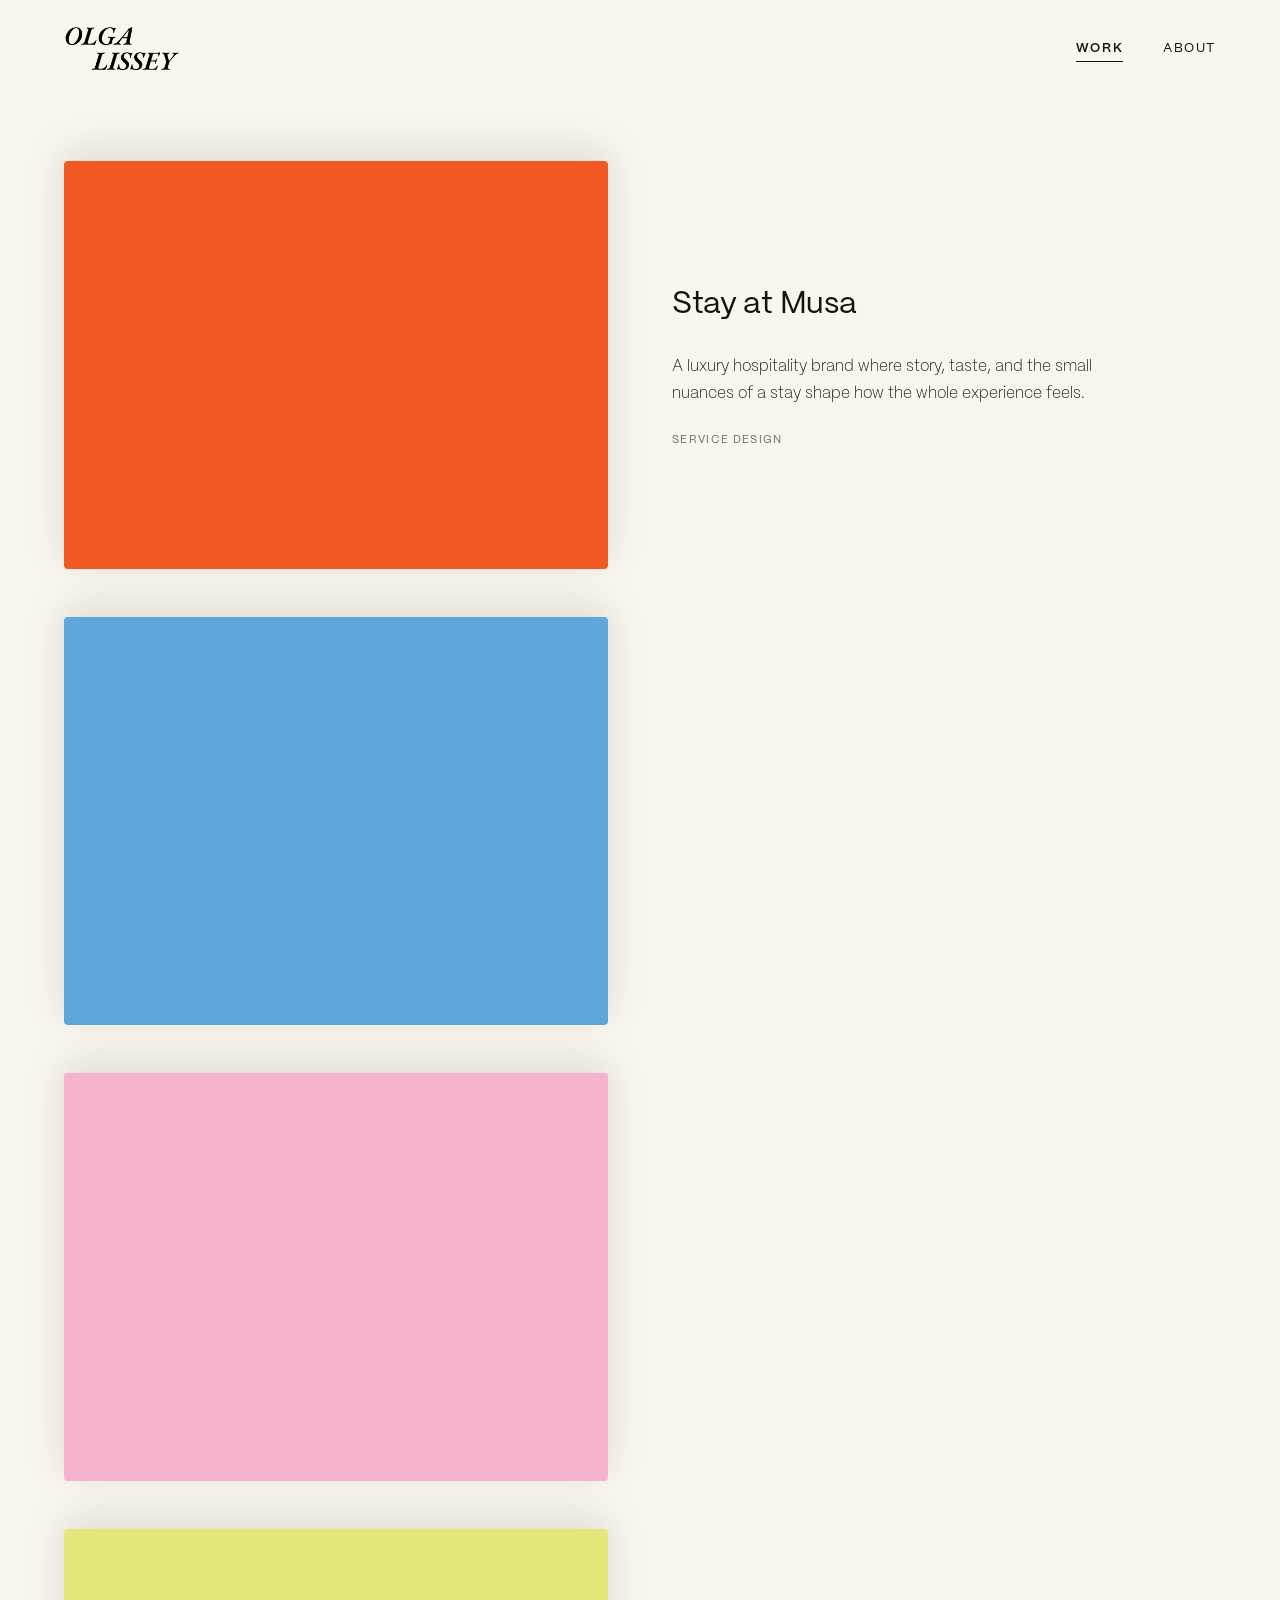
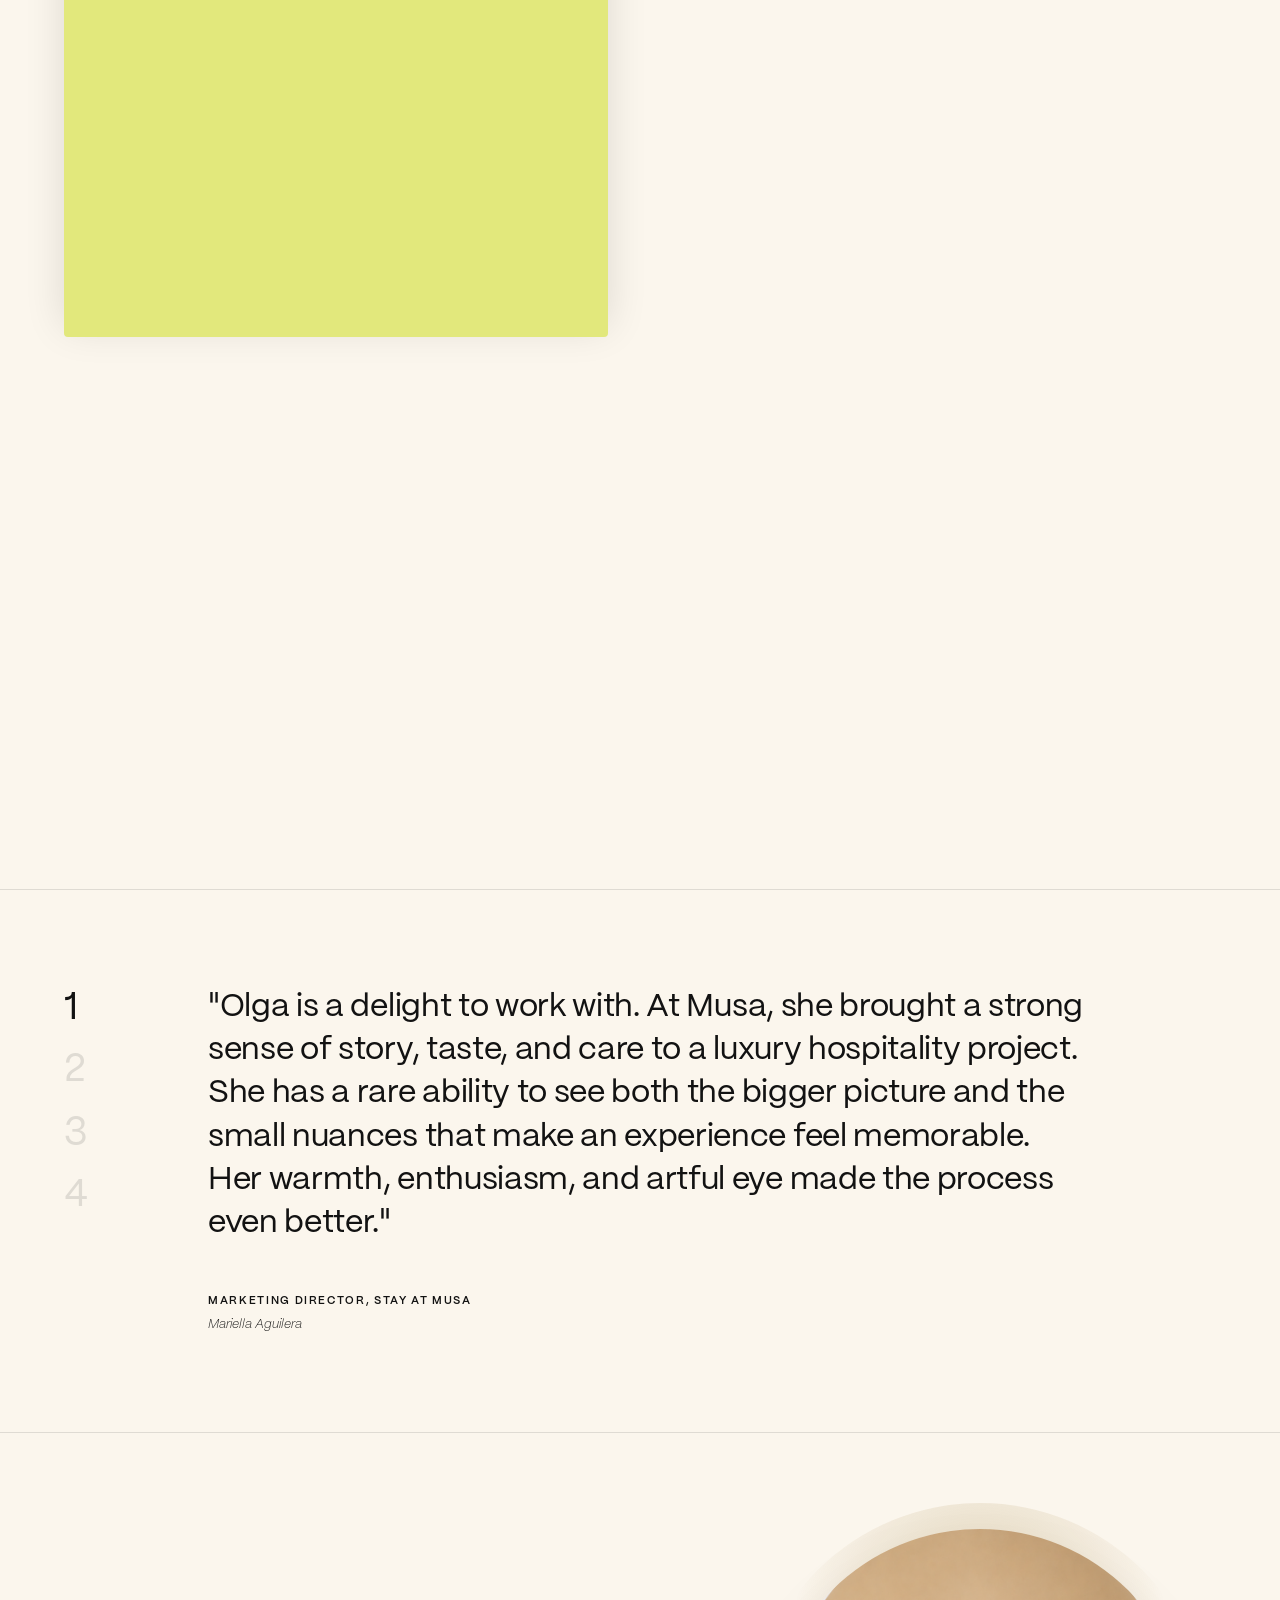
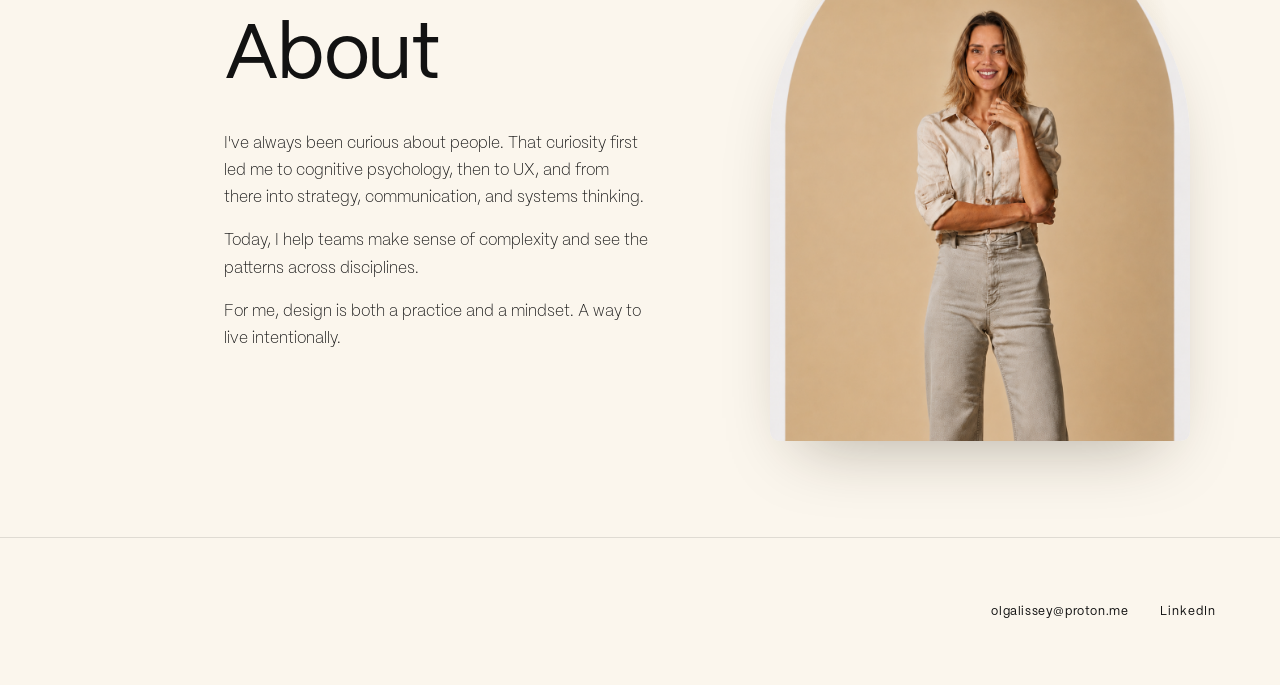
<file: index.html>
<!DOCTYPE html>
<html lang="en">
<head>
  <meta charset="UTF-8" />
  <meta name="viewport" content="width=device-width, initial-scale=1.0" />
  <title>Olga Lissey</title>
  <link rel="preconnect" href="https://fonts.googleapis.com" />
  <link rel="preconnect" href="https://fonts.gstatic.com" crossorigin />
  <link href="https://fonts.googleapis.com/css2?family=DM+Serif+Display:ital@0;1&family=EB+Garamond:wght@400;700&display=swap" rel="stylesheet" />
  <link rel="stylesheet" href="shared.css" />
  <style>
    /* ── HERO ── */
    .hero { height: var(--space-8); }

    /* ── WORK SECTION ── */
    .work {
      /* Stagger between parked cards, and how many there are — the side
         panel uses both so it centres on the middle of the stack. */
      --card-step: 12px;
      --card-count: 4;
      --stack-top: calc(var(--nav-h, 97px) + var(--space-3));
      padding: 0 var(--page-x) var(--section-y);
      display: grid;
      grid-template-columns: 1fr 1fr;
      column-gap: var(--space-8);
      row-gap: 0;
      align-items: start;
    }



    /* ── LEFT: stacking project cards ──
       Each card sticks below the nav; JS eases its arrival so the stack
       settles instead of snapping (soft-close). */
    .work-stack {
      display: flex;
      flex-direction: column;
      gap: var(--space-6);
    }
    /* Without this the final card sits flush with the stack's bottom edge and
       sticky has no room to hold it, so it alone never parks. The spacer is
       one card tall, giving every card the same dwell before it's covered. */
    .work-stack::after {
      content: '';
      display: block;
      width: 100%;
      aspect-ratio: 4 / 3;
      flex: none;
      pointer-events: none;
    }

    .project-card {
      position: sticky;
      /* --nav-h is measured in JS so cards never rest under the nav. */
      top: calc(var(--stack-top) + var(--i) * var(--card-step));
      aspect-ratio: 4 / 3;
      border-radius: 4px;
      overflow: hidden;
      background: var(--card-color);
      cursor: pointer;
      box-shadow: 0 -10px 40px rgba(0,0,0,0.12);
      will-change: transform;
    }

    .project-image { position: absolute; inset: 0; overflow: hidden; }
    .project-image img {
      width: 100%;
      height: 100%;
      object-fit: cover;
      display: block;
      transition: transform 0.7s ease;
    }
    .project-card:hover .project-image img { transform: scale(1.04); }

    /* Covers the whole card so the entire tile is the click target,
       while keeping the card itself a non-interactive <article>. */
    .project-link {
      position: absolute;
      inset: 0;
      z-index: 3;
    }

    /* "/ View" label on hover */
    .project-view {
      position: absolute;
      inset: 0;
      z-index: 2;
      display: flex;
      align-items: center;
      justify-content: center;
      font-size: 15px;
      letter-spacing: 0.04em;
      color: #fff;
      opacity: 0;
      transition: opacity 0.35s ease;
      pointer-events: none;
    }
    .project-card:hover .project-view { opacity: 1; }

    /* ── RIGHT: sticky panel that tracks the active project ── */
    .work-side {
      position: sticky;
      /* Same box as a card, offset to the middle of the stagger so the copy
         sits centred on the artwork for every project, first to last. */
      top: calc(var(--stack-top) + (var(--card-count) - 1) * var(--card-step) / 2);
      aspect-ratio: 4 / 3;
      display: flex;
      align-items: center;
    }
    .work-side-inner { position: relative; width: 100%; }

    .project-info {
      position: absolute;
      left: 0;
      top: 50%;
      width: 100%;
      transform: translateY(-50%);
      opacity: 0;
      visibility: hidden;
      transition: opacity 0.45s ease;
    }
    .project-info.active { opacity: 1; visibility: visible; }

    .project-title-row {
      display: flex;
      align-items: baseline;
      gap: var(--space-2);
      margin-bottom: var(--space-3);
    }
    .project-client {
      font-family: var(--serif);
      font-size: clamp(22px, 2.4vw, 32px);
      font-weight: 400;
      letter-spacing: -0.01em;
      color: var(--ink);
    }
    .project-services {
      font-size: 11px;
      font-weight: 400;
      letter-spacing: 0.12em;
      text-transform: uppercase;
      color: var(--mid);
      margin-top: var(--space-3);
    }
    .project-desc {
      font-size: 16px;
      font-weight: 300;
      line-height: 1.7;
      color: var(--body);
      max-width: 42ch;
    }

    /* ── TESTIMONIALS ── */
    .testimonials {
      padding: var(--section-y) var(--page-x);
      display: grid;
      grid-template-columns: 80px 1fr;
      gap: var(--space-8);
      border-top: 1px solid var(--border);
    }

    .testimonial-numbers {
      display: flex;
      flex-direction: column;
      gap: var(--space-3);
      padding-top: 4px;
    }

    .t-num {
      font-family: var(--serif);
      font-size: clamp(28px, 3vw, 40px);
      line-height: 1;
      color: var(--border);
      cursor: pointer;
      transition: color 0.25s;
      user-select: none;
    }
    .t-num.active { color: var(--ink); }
    .t-num:hover { color: var(--mid); }

    .testimonial-content { min-height: 280px; }

    .testimonial-slide {
      display: none;
      animation: fadeIn 0.4s ease;
    }
    .testimonial-slide.active { display: block; }

    @keyframes fadeIn {
      from { opacity: 0; transform: translateY(8px); }
      to   { opacity: 1; transform: translateY(0); }
    }

    /* Slides enter from the direction of travel so a swipe reads correctly. */
    .testimonial-slide.from-right { animation: tFromRight 0.35s ease; }
    .testimonial-slide.from-left  { animation: tFromLeft  0.35s ease; }
    @keyframes tFromRight {
      from { opacity: 0; transform: translateX(28px); }
      to   { opacity: 1; transform: translateX(0); }
    }
    @keyframes tFromLeft {
      from { opacity: 0; transform: translateX(-28px); }
      to   { opacity: 1; transform: translateX(0); }
    }

    .testimonial-quote {
      font-family: var(--serif);
      font-size: clamp(14px, 3vw, 32px);
      font-weight: 400;
      line-height: 1.35;
      color: var(--ink);
      letter-spacing: -0.01em;
      margin-bottom: var(--space-6);
      max-width: 44ch;
    }

    .testimonial-role {
      font-size: 11px;
      font-weight: 600;
      letter-spacing: 0.15em;
      text-transform: uppercase;
      color: var(--ink);
      margin-bottom: 4px;
    }
    .testimonial-name {
      font-size: 13px;
      font-weight: 300;
      color: var(--ink);
      font-style: italic;
    }

    /* ── ABOUT ── */
    .about {
      padding: var(--section-y) var(--page-x) var(--section-y) calc(var(--page-x) + 160px);
      display: grid;
      grid-template-columns: 1fr 1fr;
      gap: var(--space-6);
      align-items: center;
      border-top: 1px solid var(--border);
    }

    .about-text { padding-right: var(--space-6); }

    .about-heading {
      font-family: var(--serif);
      font-size: clamp(48px, 6vw, 80px);
      font-weight: 400;
      line-height: 1.05;
      letter-spacing: -0.02em;
      color: var(--ink);
      margin-bottom: var(--space-4);
    }

    .about-bio {
      font-size: 16px;
      font-weight: 300;
      line-height: 1.7;
      color: var(--body);
      max-width: 44ch;
    }
    .about-bio + .about-bio { margin-top: var(--space-2); }


    /* Portrait animation */
    @keyframes portrait-in    { from { transform: translateY(26px) scale(.98); opacity: 0; } to { transform: translateY(0) scale(1); opacity: 1; } }
    @keyframes portrait-float { 0%,100% { transform: translateY(0); } 50% { transform: translateY(-14px); } }

    .about-photo-wrap {
      display: flex;
      justify-content: center;
    }

    .portrait-wrap {
      width: min(420px, 90%);
      animation: portrait-in 1s cubic-bezier(.2,.7,.2,1) .1s both;
    }
    .portrait-float {
      position: relative;
      animation: portrait-float 7s ease-in-out infinite;
    }
    .portrait-glow {
      position: absolute;
      inset: -26px -20px -10px;
      border-radius: 240px 240px 16px 16px;
      background: radial-gradient(60% 70% at 50% 35%, rgba(160,122,50,.4) 0%, rgba(0,0,0,0) 72%);
    }
    .portrait-frame {
      position: relative;
      width: 100%;
      aspect-ratio: .82;
      border-radius: 230px 230px 10px 10px;
      overflow: hidden;
      box-shadow: 0 30px 70px -30px rgba(40,30,10,.35);
    }
    .portrait-frame img { width: 100%; height: 100%; object-fit: cover; object-position: center center; display: block; transform: scale(1.08); }

    /* ── FOOTER ── */
    /* ── RESPONSIVE ── */
    @media (max-width: 768px) {
      .hero { height: var(--space-4); }

      /* Single column, no stacking: each project's copy sits directly
         under its own card (JS moves the panels inline). */
      .work {
        grid-template-columns: 1fr;
        gap: 0;
      }
      .work-side { display: none; }
      .work-stack::after { display: none; }
      /* Flex gap would apply between a card and its own copy as well as
         between projects, so spacing is set per relationship instead. */
      .work-stack { gap: 0; }

      .project-card { position: static; }
      .project-view { display: none; }

      .project-info {
        position: static;
        transform: none;
        opacity: 1;
        visibility: visible;
        margin-top: var(--space-2);      /* card → title */
      }
      .project-title-row { margin-bottom: var(--space-1); }   /* title → body */
      .project-services  { margin-top: var(--space-2); }      /* body → tag  */
      .project-desc { font-size: 15px; }

      /* Only gap that separates one project from the next. */
      .project-info + .project-card { margin-top: calc(var(--space-6) + var(--space-3)); }

      /* Numbers become a progress indicator under the quote. */
      .testimonials {
        grid-template-columns: 1fr;
        gap: var(--space-5);
        /* Fill the screen below the sticky nav. svh is the viewport with
           browser chrome shown — 100vh measures behind it and would clip
           under the address bar. Subtracting the nav keeps the quote
           optically centred in the area the reader can actually see. */
        min-height: calc(100vh - var(--nav-h, 83px));
        min-height: calc(100svh - var(--nav-h, 83px));
        align-content: center;
      }
      .testimonial-numbers {
        order: 2;
        flex-direction: row;
        gap: var(--space-2);
        align-items: center;
        padding-top: 0;
      }
      .t-num {
        /* font-size:0 hides the digit visually but keeps it as the
           accessible name for the tab, unlike display:none. */
        font-size: 0;
        width: 8px;
        height: 8px;
        flex: none;
        border-radius: 999px;
        background: var(--border);
        transition: width 0.35s ease, background-color 0.35s ease;
      }
      .t-num.active {
        width: 28px;
        background: var(--ink);
      }
      /* The dot is 8px, far under the ~44px minimum tap target, so the
         hit area is widened invisibly instead of enlarging the dot. */
      .t-num { position: relative; }
      .t-num::after {
        content: '';
        position: absolute;
        inset: -18px -8px;
      }
      .testimonial-content { min-height: 0; }
      .testimonial-quote {
        font-size: calc(clamp(14px, 3vw, 32px) + 2px);
        line-height: 1.55;
      }

      .about {
        grid-template-columns: 1fr;
        gap: calc(var(--space-6) + 20px);
        padding-left: var(--page-x);
      }

      .about-text { padding-right: 0; }
      .about-photo { max-width: 320px; }
    }
  </style>
</head>
<body>

  <svg xmlns="http://www.w3.org/2000/svg" style="display:none;">
    <filter id="grainy-noise">
      <feTurbulence type="fractalNoise" baseFrequency="0.65" numOctaves="3" stitchTiles="stitch" result="noise" />
      <feBlend mode="color-burn" in="SourceGraphic" in2="noise" />
    </filter>
  </svg>


  <!-- NAV -->
  <nav id="nav">
    <a href="#" class="nav-logo"><img src="Logo.png" alt="Olga Lissey" style="display: block;" /></a>
    <ul class="nav-links">
      <li><a href="#work" data-label="Work">Work</a></li>
      <li><a href="#about" data-label="About">About</a></li>
    </ul>
  </nav>

  <!-- HERO -->
  <section class="hero"></section>

  <!-- SELECTED WORK -->
  <section class="work" id="work">

    <div class="work-stack" id="workStack">

      <article class="project-card" data-index="0" style="--i: 0; --card-color: #f15823;">
        <a class="project-link" href="musa.html" aria-label="Stay at Musa"></a>
        <span class="project-view">/ View</span>
      </article>

      <article class="project-card" data-index="1" style="--i: 1; --card-color: #5ea7dc;">
        <a class="project-link" href="teck.html" aria-label="Breaking the Firefighting Cycle"></a>
        <span class="project-view">/ View</span>
      </article>

      <article class="project-card" data-index="2" style="--i: 2; --card-color: #f6b3d0;">
        <span class="project-view">/ View</span>
      </article>

      <article class="project-card" data-index="3" style="--i: 3; --card-color: #e2e87c;">
        <span class="project-view">/ View</span>
      </article>
    </div>

    <aside class="work-side">
      <div class="work-side-inner" id="workSide">

        <div class="project-info active" data-index="0">
          <div class="project-title-row">
            <span class="project-client">Stay at Musa</span>
          </div>
          <p class="project-desc">A luxury hospitality brand where story, taste, and the small
            nuances of a stay shape how the whole experience feels.</p>
          <p class="project-services">Service Design</p>
        </div>

        <div class="project-info" data-index="1">
          <div class="project-title-row">
            <span class="project-client">Breaking the firefighting cycle</span>
          </div>
          <p class="project-desc">Rethinking how AI supports decision-making in mine planning and operations.</p>
          <p class="project-services">Research, Service Design</p>
        </div>

        <div class="project-info" data-index="2">
          <div class="project-title-row">
            <span class="project-client">Tangerine Bank</span>
          </div>
          <p class="project-desc">Everyday banking flows designed to stay calm and legible at the
            moments people are least patient.</p>
          <p class="project-services">UX Design</p>
        </div>

        <div class="project-info" data-index="3">
          <div class="project-title-row">
            <span class="project-client">Denim Dudes</span>
          </div>
          <p class="project-desc">A brand identity built around craft and material, made to work
            as well on a garment tag as it does on screen.</p>
          <p class="project-services">Brand Identity</p>
        </div>

      </div>
    </aside>
  </section>

  <!-- TESTIMONIALS -->
  <section class="testimonials">
    <div class="testimonial-numbers" role="tablist" aria-label="Testimonials">
      <div class="t-num active" data-index="0" role="tab" tabindex="0">1</div>
      <div class="t-num" data-index="1" role="tab" tabindex="0">2</div>
      <div class="t-num" data-index="2" role="tab" tabindex="0">3</div>
      <div class="t-num" data-index="3" role="tab" tabindex="0">4</div>
    </div>

    <div class="testimonial-content">

      <div class="testimonial-slide active">
        <p class="testimonial-quote">"Olga is a delight to work with. At Musa, she brought a strong sense of story, taste, and care to a luxury hospitality project. She has a rare ability to see both the bigger picture and the small nuances that make an experience feel memorable. Her warmth, enthusiasm, and artful eye made the process even better."</p>
        <p class="testimonial-role">Marketing Director, Stay at Musa</p>
        <p class="testimonial-name">Mariella Aguilera</p>
      </div>

      <div class="testimonial-slide">
        <p class="testimonial-quote">"Olga's the person you want in the room when a project could go a dozen different directions. At TMRW, she paired sharp strategic thinking with the creative instinct to actually get things made. More than anything, we trusted her judgment. She got the calls right."</p>
        <p class="testimonial-role">CEO, TMRW Learning</p>
        <p class="testimonial-name">Lenny Ercoli</p>
      </div>

      <div class="testimonial-slide">
        <p class="testimonial-quote">"Olga is an exceptional collaborator in complex technical environments. At Teck, she quickly got up to speed in the mining space and became a trusted partner to product and engineering teams. She has a rare ability to make sense of dense information, ask sharp questions, and turn complexity into clear direction."</p>
        <p class="testimonial-role">Product Owner, Teck Resources</p>
        <p class="testimonial-name">Pauline Schipani</p>
      </div>

      <div class="testimonial-slide">
        <p class="testimonial-quote">"At Everest Group, Olga built our design practice from the ground up and assembled the team behind it. She made design an integral part of how we approached product decisions, which contributed significantly to the success of our commercial real estate platform."</p>
        <p class="testimonial-role">CEO, Everest Group</p>
        <p class="testimonial-name">Tom Chang</p>
      </div>

    </div>
  </section>

  <!-- ABOUT -->
  <section class="about" id="about">
    <div class="about-text">
      <h2 class="about-heading">About</h2>
      <p class="about-bio">I've always been curious about people. That curiosity first led me to cognitive psychology, then to UX, and from there into strategy, communication, and systems thinking.</p>
      <p class="about-bio">Today, I help teams make sense of complexity and see the patterns across disciplines.</p>
      <p class="about-bio">For me, design is both a practice and a mindset. A&nbsp;way to live intentionally.</p>
    </div>
    <div class="about-photo-wrap">
      <div class="portrait-wrap">
        <div class="portrait-float">
          <div class="portrait-glow"></div>
          <div class="portrait-frame">
            <img src="Portrait.png" alt="Olga Lissey" loading="lazy" />
          </div>
        </div>
      </div>
    </div>
  </section>

  <!-- FOOTER -->
  <footer>
    <span class="footer-copy">olgalissey@proton.me</span>
    <div class="footer-links">
      <a href="https://www.linkedin.com/in/olgalissey/" target="_blank" rel="noopener">LinkedIn</a>
    </div>
  </footer>

  <script>


    // Active nav on scroll
    const navLinkWork  = document.querySelector('.nav-links a[href="#work"]');
    const navLinkAbout = document.querySelector('.nav-links a[href="#about"]');
    const sections = [
      { el: document.getElementById('work'),  link: navLinkWork  },
      { el: document.getElementById('about'), link: navLinkAbout },
    ];

    function updateActiveNav() {
      const mid = window.innerHeight / 2;
      let active = null;
      sections.forEach(({ el }) => {
        const rect = el.getBoundingClientRect();
        if (rect.top <= mid && rect.bottom >= mid) active = el.id;
      });
      sections.forEach(({ el, link }) => {
        link.classList.toggle('active', el.id === active);
      });
    }

    window.addEventListener('scroll', updateActiveNav, { passive: true });
    updateActiveNav();

    // Nav scroll shadow
    const nav = document.getElementById('nav');
    window.addEventListener('scroll', () => {
      nav.classList.toggle('scrolled', window.scrollY > 24);
    }, { passive: true });

    // Publish the nav's real height so sticky offsets can clear it.
    function measureNav() {
      document.documentElement.style.setProperty('--nav-h', nav.offsetHeight + 'px');
    }
    measureNav();
    window.addEventListener('resize', measureNav);
    if (document.fonts && document.fonts.ready) document.fonts.ready.then(measureNav);

    // ── PROJECT STACK ──
    // Cards are sticky, so they snap to their resting offset. To get the
    // soft-close feel we pull each card toward its rest point early and
    // ease the last stretch, so it settles instead of stopping dead.
    const stack = document.getElementById('workStack');
    const projectCards = [...document.querySelectorAll('.project-card')];
    const projectInfos = [...document.querySelectorAll('.project-info')];
    const DAMP = 320;   // px over which the arrival is eased

    function softClose() {
      // Transforms don't affect layout, so the stack's own box stays put.
      const stackTop = stack.getBoundingClientRect().top;

      projectCards.forEach(card => {
        // Measure the untransformed position so the maths stays stable.
        card.style.transform = '';
        const rest = parseFloat(getComputedStyle(card).top) || 0;
        const natural = card.getBoundingClientRect().top;
        const dist = natural - rest;

        if (dist > 0 && dist < DAMP) {
          const t = dist / DAMP;                 // 1 → entering, 0 → landed
          const eased = DAMP * t * t;            // decelerate into place
          // Easing pulls a card up to DAMP/4 early; never let that lift it
          // above the top of the stack, or it rides over the section label.
          const top = Math.max(rest + eased, stackTop);
          card.style.transform = `translateY(${top - natural}px)`;
        }
      });
    }

    // The active project is the last card that has reached the top of the stack.
    function updateActiveProject() {
      const line = window.innerHeight * 0.45;
      let active = 0;
      projectCards.forEach((card, i) => {
        if (card.getBoundingClientRect().top <= line) active = i;
      });
      projectInfos.forEach(info => {
        info.classList.toggle('active', +info.dataset.index === active);
      });
    }

    // On narrow screens there is no side panel, so each project's copy
    // moves inline under its own card.
    const sidePanel = document.getElementById('workSide');
    const narrow = window.matchMedia('(max-width: 768px)');

    function placeProjectInfo() {
      if (narrow.matches) {
        projectCards.forEach((card, i) => {
          if (projectInfos[i] && card.nextElementSibling !== projectInfos[i]) {
            card.after(projectInfos[i]);
          }
        });
      } else {
        projectInfos.forEach(info => {
          if (info.parentElement !== sidePanel) sidePanel.appendChild(info);
        });
      }
    }
    placeProjectInfo();
    narrow.addEventListener('change', placeProjectInfo);

    let stackTick = false;
    function onStackScroll() {
      if (stackTick) return;
      stackTick = true;
      requestAnimationFrame(() => {
        if (!narrow.matches) {
          softClose();
          updateActiveProject();
        }
        stackTick = false;
      });
    }
    window.addEventListener('scroll', onStackScroll, { passive: true });
    window.addEventListener('resize', onStackScroll);
    onStackScroll();

    // ── HIDE-ON-SCROLL NAV (mobile) ──
    // Stays put through the first project; past that, scrolling down tucks it
    // away and any upward scroll brings it back.
    let lastY = window.scrollY;

    function updateNavVisibility() {
      const y = window.scrollY;

      if (!narrow.matches) {              // desktop keeps the nav pinned
        nav.classList.remove('nav-hidden');
        lastY = y;
        return;
      }

      // "Past the first project" = its card AND its copy are off the top.
      const first = projectInfos[0] || projectCards[0];
      const passed = first ? first.getBoundingClientRect().bottom < 0 : y > innerHeight;

      if (!passed || y <= 0) {
        nav.classList.remove('nav-hidden');
      } else if (y > lastY + 4) {         // 4px deadzone absorbs momentum jitter
        nav.classList.add('nav-hidden');
      } else if (y < lastY - 4) {
        nav.classList.remove('nav-hidden');
      }
      lastY = y;
    }

    let navTick = false;
    window.addEventListener('scroll', () => {
      if (navTick) return;
      navTick = true;
      requestAnimationFrame(() => { updateNavVisibility(); navTick = false; });
    }, { passive: true });
    narrow.addEventListener('change', updateNavVisibility);
    updateNavVisibility();

    // Testimonial switcher
    const nums = document.querySelectorAll('.t-num');
    const slides = document.querySelectorAll('.testimonial-slide');

    const currentTestimonial = () =>
      [...nums].findIndex(n => n.classList.contains('active'));

    function showTestimonial(index, dir) {
      nums.forEach(n => n.classList.remove('active'));
      slides.forEach(s => s.classList.remove('active', 'from-left', 'from-right'));
      nums[index].classList.add('active');
      if (dir) slides[index].classList.add(dir === 'next' ? 'from-right' : 'from-left');
      slides[index].classList.add('active');
    }

    function goTo(index) {
      const cur = currentTestimonial();
      if (index === cur) return;
      showTestimonial(index, index > cur ? 'next' : 'prev');
    }

    function step(delta) {
      const cur = currentTestimonial();
      const next = (cur + delta + nums.length) % nums.length;
      showTestimonial(next, delta > 0 ? 'next' : 'prev');
    }

    nums.forEach(num => {
      num.addEventListener('click', () => goTo(+num.dataset.index));
      num.addEventListener('keydown', e => {
        if (e.key === 'Enter' || e.key === ' ') goTo(+num.dataset.index);
      });
    });

    // Auto-advance testimonials
    let tInterval = setInterval(() => step(1), 5000);
    const stopAuto = () => clearInterval(tInterval);

    const tSection = document.querySelector('.testimonials');
    tSection.addEventListener('mouseenter', stopAuto);

    // ── SWIPE (touch) ──
    let sx = 0, sy = 0, tracking = false;

    tSection.addEventListener('touchstart', e => {
      const t = e.changedTouches[0];
      sx = t.clientX; sy = t.clientY; tracking = true;
    }, { passive: true });

    tSection.addEventListener('touchend', e => {
      if (!tracking) return;
      tracking = false;
      const t = e.changedTouches[0];
      const dx = t.clientX - sx;
      const dy = t.clientY - sy;
      // Only a clearly horizontal flick counts, so vertical page scrolling
      // through the section is never hijacked. Listeners stay passive and
      // never preventDefault for the same reason.
      if (Math.abs(dx) < 40 || Math.abs(dx) < Math.abs(dy) * 1.5) return;
      stopAuto();                 // the reader has taken over
      step(dx < 0 ? 1 : -1);      // drag left → next
    }, { passive: true });
  </script>

</body>
</html>
</file>
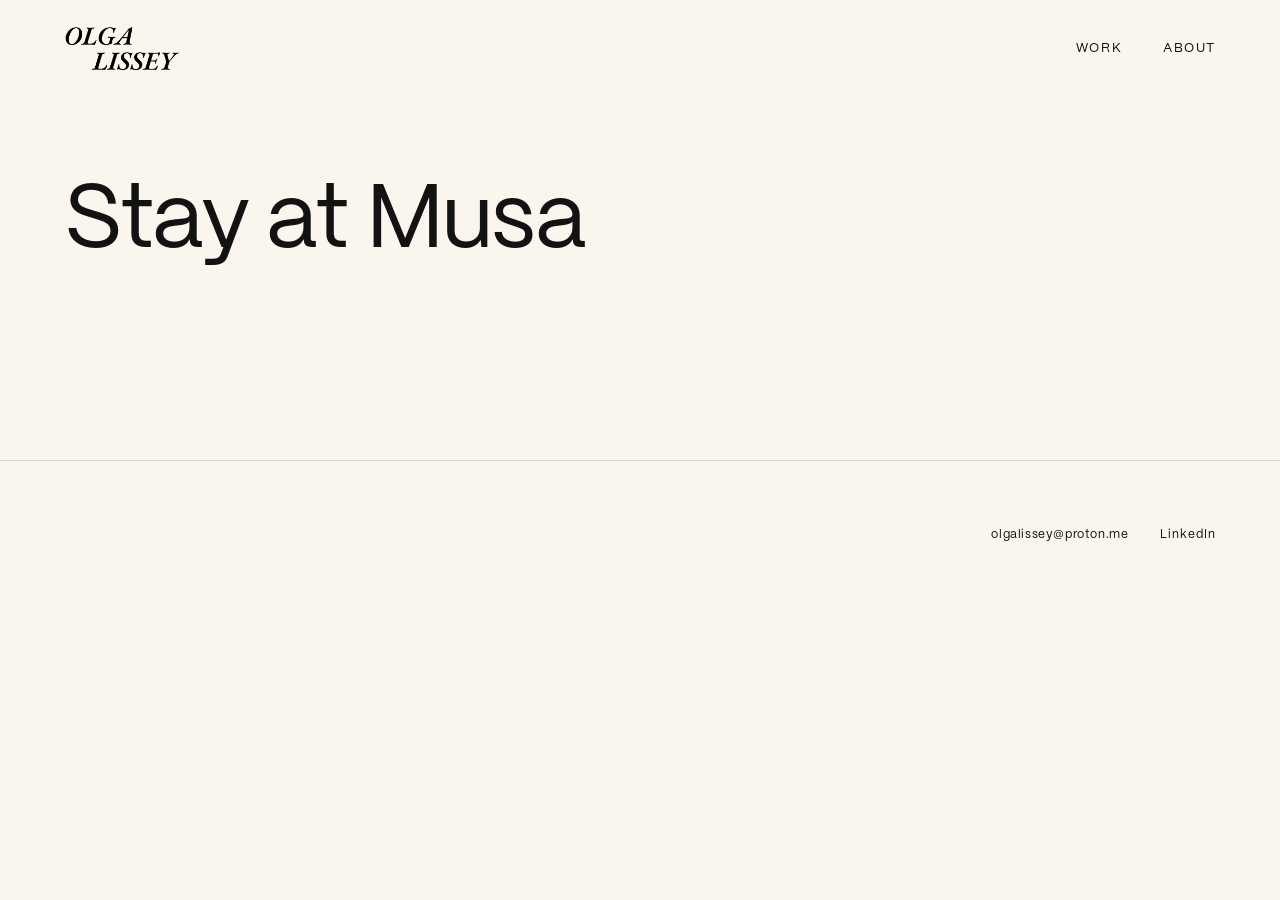
<file: musa.html>
<!DOCTYPE html>
<html lang="en">
<head>
  <meta charset="UTF-8" />
  <meta name="viewport" content="width=device-width, initial-scale=1.0" />
  <title>Stay at Musa — Olga Lissey</title>
  <link rel="preconnect" href="https://fonts.googleapis.com" />
  <link rel="preconnect" href="https://fonts.gstatic.com" crossorigin />
  <link href="https://fonts.googleapis.com/css2?family=DM+Serif+Display:ital@0;1&family=EB+Garamond:wght@400;700&display=swap" rel="stylesheet" />
  <link rel="stylesheet" href="shared.css" />
  <link rel="stylesheet" href="project.css" />
</head>
<body>

  <!-- NAV -->
  <nav id="nav">
    <a href="index.html" class="nav-logo"><img src="Logo.png" alt="Olga Lissey" style="display: block;" /></a>
    <ul class="nav-links">
      <li><a href="index.html#work" data-label="Work">Work</a></li>
      <li><a href="index.html#about" data-label="About">About</a></li>
    </ul>
  </nav>

  <!-- PROJECT HEADER -->
  <header class="project-hero">
    <h1 class="project-name">Stay at Musa</h1>
  </header>

  <!-- PROJECT CONTENT -->
  <main class="project-body">
    <!-- Empty for now. -->
  </main>

  <!-- FOOTER -->
  <footer>
    <span class="footer-copy">olgalissey@proton.me</span>
    <div class="footer-links">
      <a href="https://www.linkedin.com/in/olgalissey/" target="_blank" rel="noopener">LinkedIn</a>
    </div>
  </footer>

  <script src="nav.js"></script>

</body>
</html>
</file>
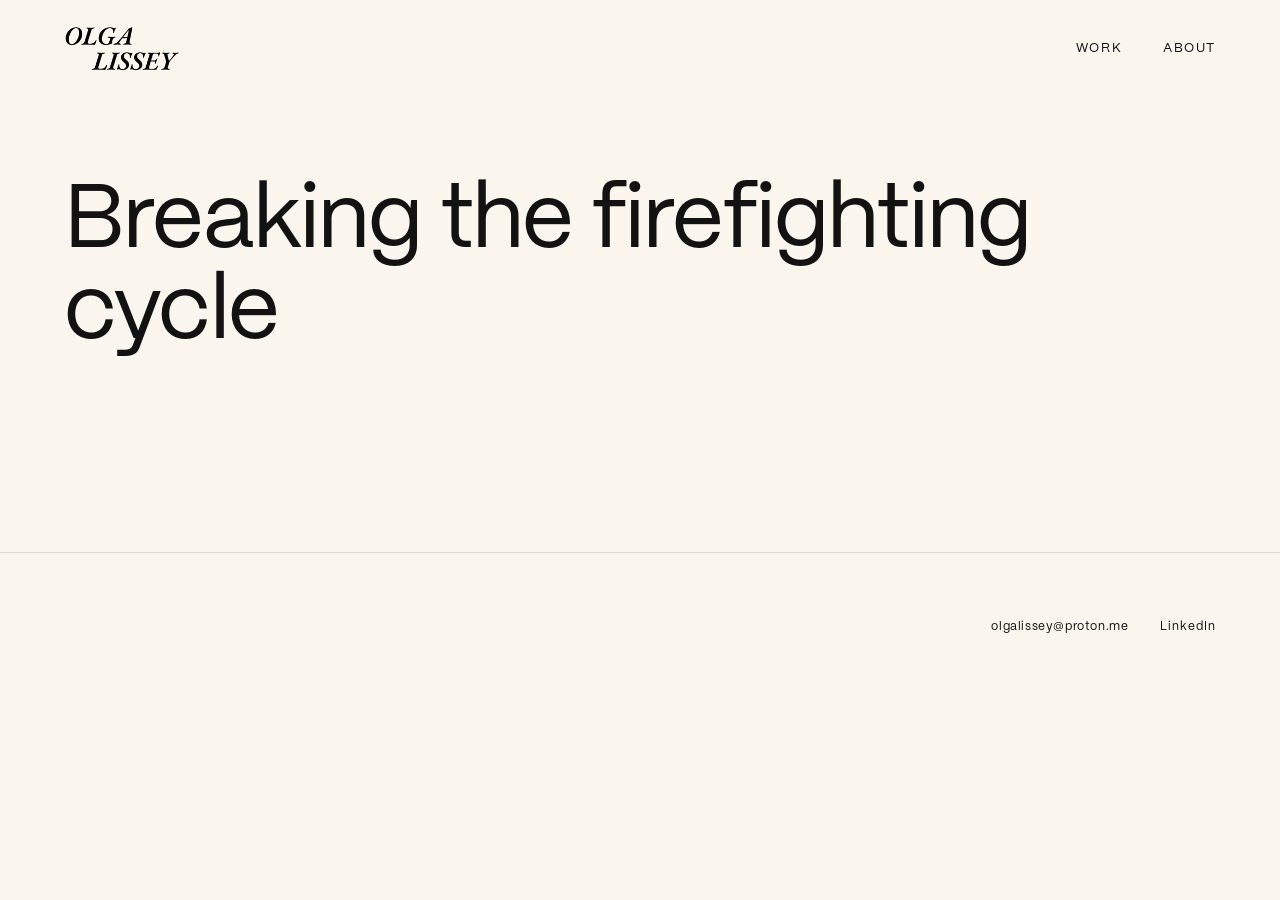
<file: teck.html>
<!DOCTYPE html>
<html lang="en">
<head>
  <meta charset="UTF-8" />
  <meta name="viewport" content="width=device-width, initial-scale=1.0" />
  <title>Breaking the firefighting cycle — Olga Lissey</title>
  <link rel="preconnect" href="https://fonts.googleapis.com" />
  <link rel="preconnect" href="https://fonts.gstatic.com" crossorigin />
  <link href="https://fonts.googleapis.com/css2?family=DM+Serif+Display:ital@0;1&family=EB+Garamond:wght@400;700&display=swap" rel="stylesheet" />
  <link rel="stylesheet" href="shared.css" />
  <link rel="stylesheet" href="project.css" />
</head>
<body>

  <!-- NAV -->
  <nav id="nav">
    <a href="index.html" class="nav-logo"><img src="Logo.png" alt="Olga Lissey" style="display: block;" /></a>
    <ul class="nav-links">
      <li><a href="index.html#work" data-label="Work">Work</a></li>
      <li><a href="index.html#about" data-label="About">About</a></li>
    </ul>
  </nav>

  <!-- PROJECT HEADER -->
  <header class="project-hero">
    <h1 class="project-name">Breaking the firefighting cycle</h1>
  </header>

  <!-- PROJECT CONTENT -->
  <main class="project-body">
    <!-- Empty for now. -->
  </main>

  <!-- FOOTER -->
  <footer>
    <span class="footer-copy">olgalissey@proton.me</span>
    <div class="footer-links">
      <a href="https://www.linkedin.com/in/olgalissey/" target="_blank" rel="noopener">LinkedIn</a>
    </div>
  </footer>

  <script src="nav.js"></script>

</body>
</html>
</file>
<file: shared.css>
/* ─────────────────────────────────────────────────────────────
   Shared foundation: fonts, palette tokens, base type, nav, footer.
   Linked by index.html and every project page, so the palette and
   page chrome live in exactly one place. Page-specific CSS stays
   inline in each page's own <style> block.
   ───────────────────────────────────────────────────────────── */

@font-face {
  font-family: 'PP Mori';
  src: url('PP Mori - Free for Personal Use v1.0/PPMori-Extralight.otf') format('opentype');
  font-weight: 200;
  font-style: normal;
}
@font-face {
  font-family: 'PP Mori';
  src: url('PP Mori - Free for Personal Use v1.0/PPMori-ExtralightItalic.otf') format('opentype');
  font-weight: 200;
  font-style: italic;
}
@font-face {
  font-family: 'PP Mori';
  src: url('PP Mori - Free for Personal Use v1.0/PPMori-Regular.otf') format('opentype');
  font-weight: 400;
  font-style: normal;
}
@font-face {
  font-family: 'PP Mori';
  src: url('PP Mori - Free for Personal Use v1.0/PPMori-RegularItalic.otf') format('opentype');
  font-weight: 400;
  font-style: italic;
}
@font-face {
  font-family: 'PP Mori';
  src: url('PP Mori - Free for Personal Use v1.0/PPMori-SemiBold.otf') format('opentype');
  font-weight: 600;
  font-style: normal;
}
@font-face {
  font-family: 'PP Mori';
  src: url('PP Mori - Free for Personal Use v1.0/PPMori-SemiBoldItalic.otf') format('opentype');
  font-weight: 600;
  font-style: italic;
}
*, *::before, *::after { box-sizing: border-box; margin: 0; padding: 0; }

:root {
  --bg: #FBF6ED;
  /* Reference palette: a cream ground and one ink. Everything muted is
     that ink blended toward the background rather than a separate grey.
     Duplicate declarations = solid fallback, then color-mix where supported. */
  --ink: #121212;
  --orange: #f15823;
  --lime: #d3de50;
  --sky: #5ea7dc;
  --pink: #f6b3d0;
  --mid: #6F6D6A;                                        /* ink 60% */
  --mid: color-mix(in srgb, var(--ink) 60%, var(--bg));
  --border: #DFDBD3;                                     /* ink 12% */
  --border: color-mix(in srgb, var(--ink) 12%, var(--bg));

  --serif: 'PP Mori', system-ui, sans-serif;
  --sans: 'PP Mori', system-ui, sans-serif;

  --space-1: 8px;
  --space-2: 16px;
  --space-3: 24px;
  --space-4: 32px;
  --space-5: 40px;
  --space-6: 48px;
  --space-8: 64px;
  --space-10: 80px;
  --space-12: 96px;
  --space-16: 128px;

  --body: var(--ink);          /* paragraph copy matches the titles */

  --page-x: clamp(24px, 5vw, 64px);
  /* Single knob for the gap between sections. Adjacent sections each
     contribute this, so the visible gap is twice the value. */
  --section-y: var(--space-12);
}

html { scroll-behavior: smooth; }

/* Anchor targets would otherwise land beneath the sticky nav. */
#work, #about, .testimonials { scroll-margin-top: var(--nav-h, 97px); }

body {
  background: var(--bg);
  color: var(--ink);
  font-family: var(--sans);
  font-size: 16px;
  line-height: 1.6;
  -webkit-font-smoothing: antialiased;
}

/* ── NAV ── */
nav {
  position: sticky;
  top: 0;
  z-index: 1000;
  background: transparent;
  display: flex;
  align-items: center;
  justify-content: space-between;
  padding: var(--space-3) var(--page-x);
  border-bottom: 1px solid transparent;
  transition: border-color 0.3s, background 0.3s, transform 0.35s ease;
}
nav.scrolled { border-color: var(--border); background: var(--bg); }

/* Only go translucent where the blur actually renders — without it the
   project cards would smear straight through the bar. */
@supports ((backdrop-filter: blur(1px)) or (-webkit-backdrop-filter: blur(1px))) {
  nav.scrolled {
    background: color-mix(in srgb, var(--bg) 72%, transparent);
    -webkit-backdrop-filter: saturate(180%) blur(14px);
    backdrop-filter: saturate(180%) blur(14px);
  }
}

/* Hide-on-scroll (mobile only — see the media query). */
nav.nav-hidden { transform: translateY(-100%); }

@media (prefers-reduced-motion: reduce) {
  nav { transition: border-color 0.3s, background 0.3s; }
  nav.nav-hidden { transform: none; }
}

.nav-logo img { height: 48px; }
.nav-logo {
  font-family: var(--sans);
  font-size: 16px;
  font-family: 'EB Garamond', Georgia, serif;
  font-weight: 400;
  letter-spacing: 0;
  text-transform: uppercase;
  color: var(--ink);
  text-decoration: none;
}

.nav-links {
  display: flex;
  gap: var(--space-5);
  list-style: none;
}
.nav-links a {
  display: inline-block;
  font-size: 13px;
  font-weight: 500;
  letter-spacing: 0.12em;
  text-transform: uppercase;
  color: var(--ink);
  text-decoration: none;
  position: relative;
}
/* An invisible bold copy of the label fixes each link at its bold width,
   so going bold on hover can't reflow the nav and nudge its neighbour. */
.nav-links a::before {
  content: attr(data-label);
  display: block;
  height: 0;
  overflow: hidden;
  visibility: hidden;
  font-weight: 600;
}
.nav-links a::after {
  content: '';
  position: absolute;
  bottom: -2px;
  left: 0;
  width: 0;
  height: 1px;
  background: var(--ink);
  transition: width 0.25s ease;
}
/* Hover: weight only, no underline. Guarded so it can't stick on touch. */
@media (hover: hover) {
  .nav-links a:hover { font-weight: 600; }
}
/* Active keeps the underline; bold so the rule matches the text width. */
.nav-links a.active { font-weight: 600; }
.nav-links a.active::after { width: 100%; }

footer {
  padding: var(--space-8) var(--page-x);
  border-top: 1px solid var(--border);
  display: flex;
  justify-content: flex-end;
  align-items: center;
  gap: var(--space-4);
}
.footer-copy {
  font-size: 12px;
  color: var(--ink);
  letter-spacing: 0.05em;
}
.footer-links {
  display: flex;
  gap: var(--space-4);
}
.footer-links a {
  font-size: 12px;
  letter-spacing: 0.08em;
  color: var(--ink);
  text-decoration: none;
  transition: color 0.2s;
}
.footer-links a:hover { text-decoration: underline; text-underline-offset: 4px; }

/* ── RESPONSIVE (shared chrome only) ── */
@media (max-width: 768px) {
  /* Half the desktop rhythm: 256px of stacked padding between sections
     is roughly a third of a phone screen of dead space. */
  :root { --section-y: var(--space-8); }
  footer { padding: var(--space-6) var(--page-x); }
  .nav-logo img { height: 34px; }
}
</file>
<file: project.css>
/* ─────────────────────────────────────────────────────────────
   Project page layout, shared by every case-study page.
   Loaded alongside shared.css; index.html does not use it.
   ───────────────────────────────────────────────────────────── */

.project-hero {
  padding: var(--space-10) var(--page-x) var(--section-y);
}

.project-name {
  font-family: var(--serif);
  font-size: clamp(40px, 7vw, 96px);
  font-weight: 400;
  line-height: 1.02;
  letter-spacing: -0.02em;
  color: var(--ink);
}

/* Content goes here — empty on pages still being written. */
.project-body {
  padding: 0 var(--page-x) var(--section-y);
}

@media (max-width: 768px) {
  .project-hero { padding-top: var(--space-6); }
}
</file>
